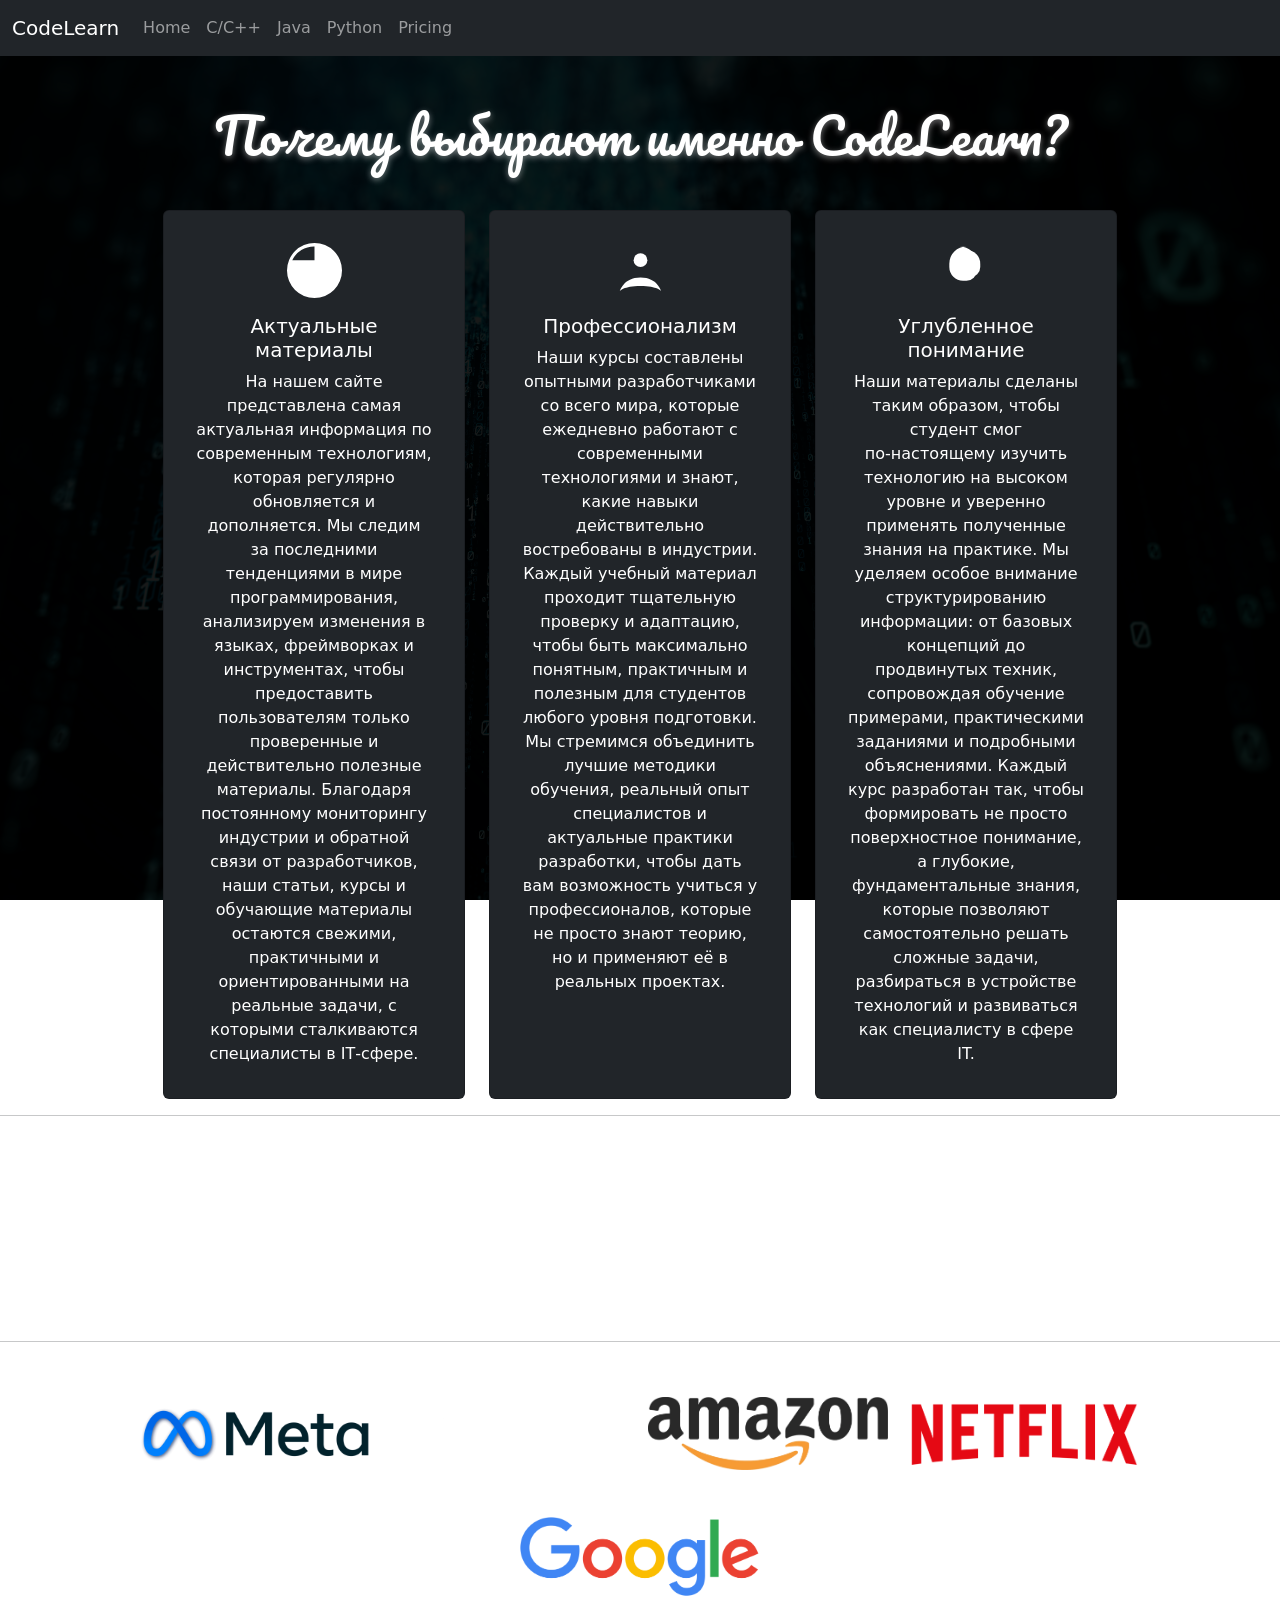
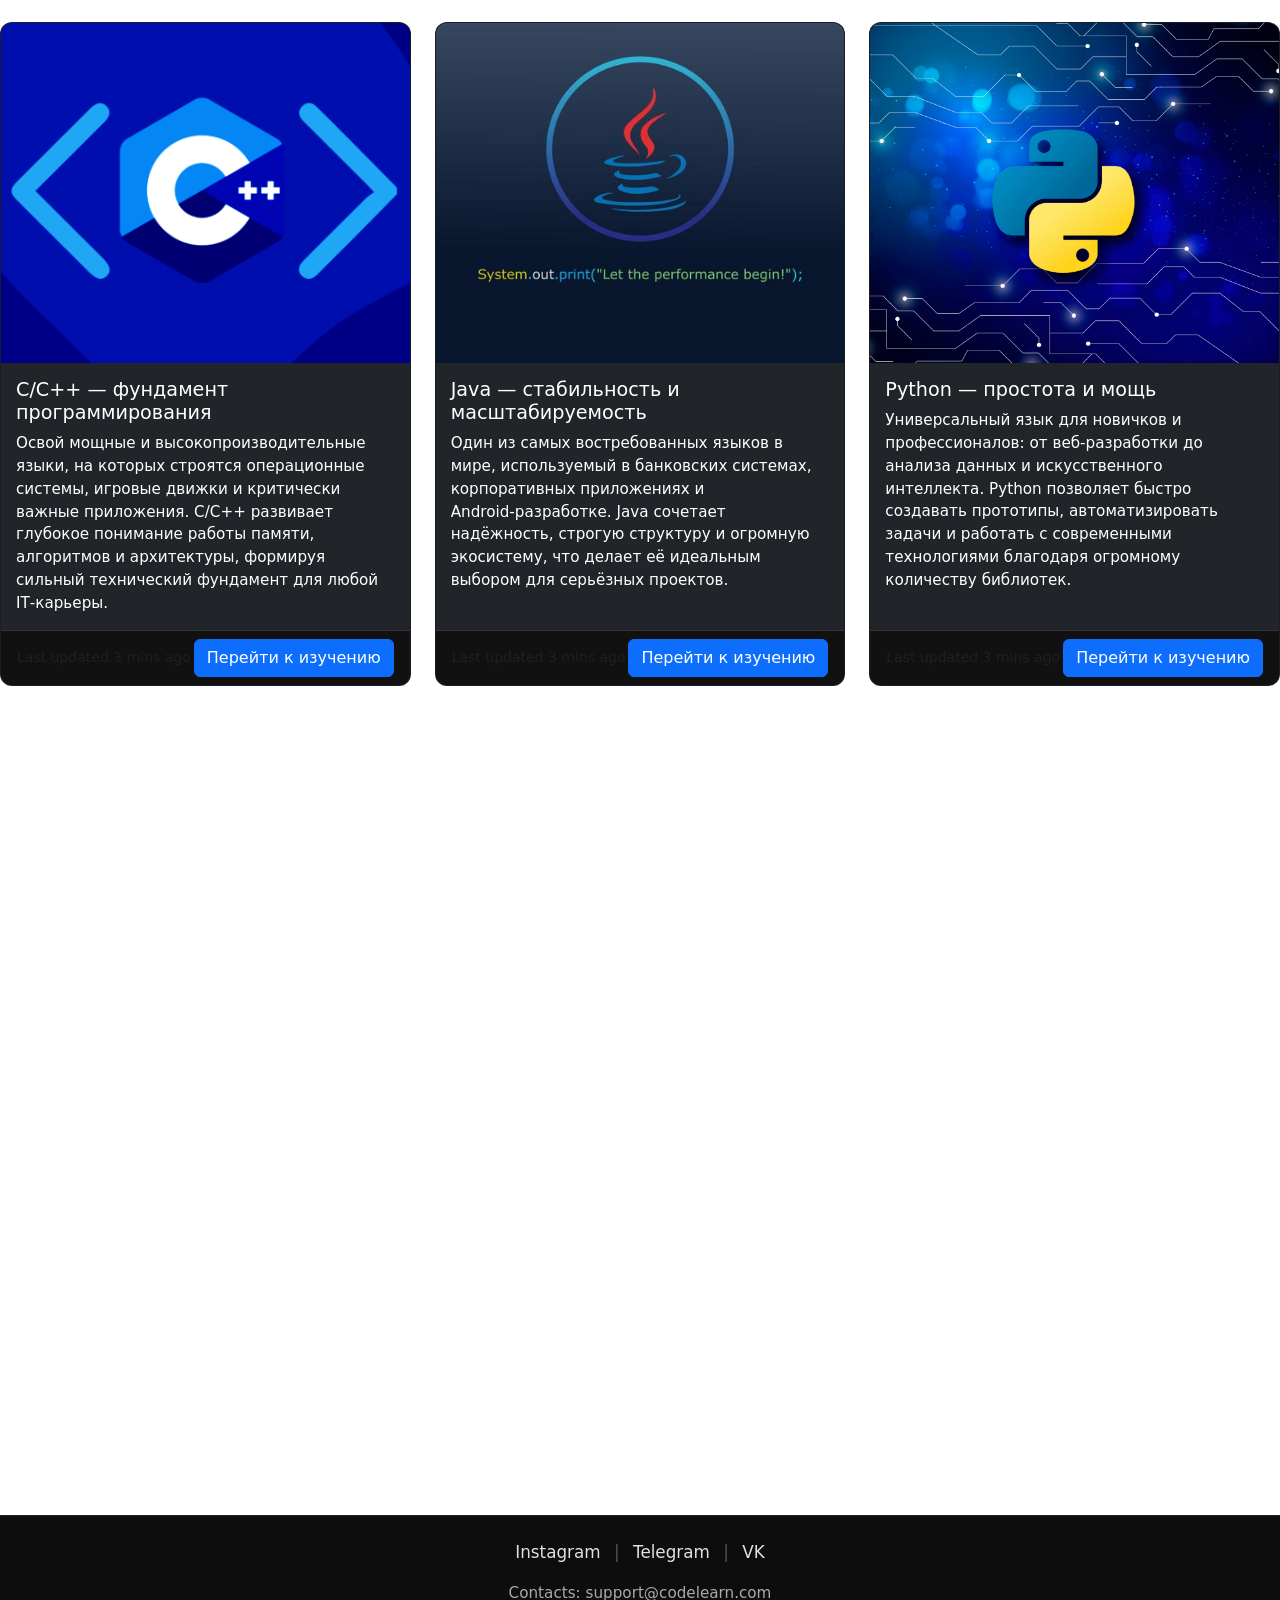
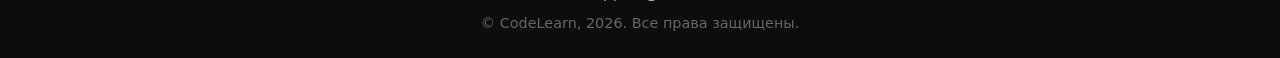
<file: index.html>
<!DOCTYPE html>
<html lang="ru">

<head>
    <meta charset="UTF-8">
    <meta name="viewport" content="width=device-width, initial-scale=1.0">
    <title>CodeLearn</title>

    <link rel="icon" type="image/png" href="images/favicon.png">

    <!-- Bootstrap CSS -->
    <link href="https://cdn.jsdelivr.net/npm/bootstrap@5.3.0/dist/css/bootstrap.min.css" rel="stylesheet">

    <link rel="stylesheet" href="css/index_style.css">
    <link rel="stylesheet" href="css/index_adaptation.css">
</head>

<body>

    <div id="header"></div>

    <!-- Основной контент -->
    <main>
        <!-- Секция преимуществ -->
        <section class="advantages-section">
            <h1>Почему выбирают именно CodeLearn?</h1>
            <div class="row g-4 justify-content-center" id="advantages"></div>
        </section>

        <!-- Секция с компаниями-партнерами -->
        <hr>
        <section class="partners-section">
            <h1>Мы работаем с ведущими технологическими компаниями Big-Tech</h1>
            <hr>

            <div class="container text-center my-4">
                <div class="d-flex justify-content-center align-items-center flex-wrap gap-3">

                    <a href="https://about.meta.com/" target="_blank">
                        <img src="images/meta.png" alt="Meta" class="big-tech-logo meta">
                    </a>

                    <a href="https://apple.com" target="_blank">
                        <img src="images/apple.png" alt="Apple" class="big-tech-logo apple">
                    </a>

                    <a href="https://amazon.com" target="_blank">
                        <img src="images/amazon.png" alt="Amazon" class="big-tech-logo amazon">
                    </a>

                    <a href="https://netflix.com" target="_blank">
                        <img src="images/netflix.png" alt="Netflix" class="big-tech-logo netflix">
                    </a>

                    <a href="https://google.com" target="_blank">
                        <img src="images/google.png" alt="Google" class="big-tech-logo google">
                    </a>

                </div>
            </div>
        </section>

        <!-- Секция с курсами -->
        <section class="courses-section">
            <h2 class="visually-hidden">...</h2>
            <div class="row row-cols-1 row-cols-md-3 g-4" id="home-courses"></div>
        </section>

        <!-- Блок с логотипом -->
        <div class="logo-section my-5">
            <img src="images/codelearn.png" alt="CodeLearn Logo" class="center-logo">
        </div>
    </main>

    <div id="footer"></div>

    <script src="https://cdn.jsdelivr.net/npm/bootstrap@5.3.0/dist/js/bootstrap.bundle.min.js"></script>
    <script src="js/script.js"></script>
    <script src="js/load_home.js"></script>
    <script src="js/load_header.js"></script>
    <script src="js/load_footer.js"></script>
    <script src="js/load_home_advantages.js"></script>
</body>

</html>
</file>
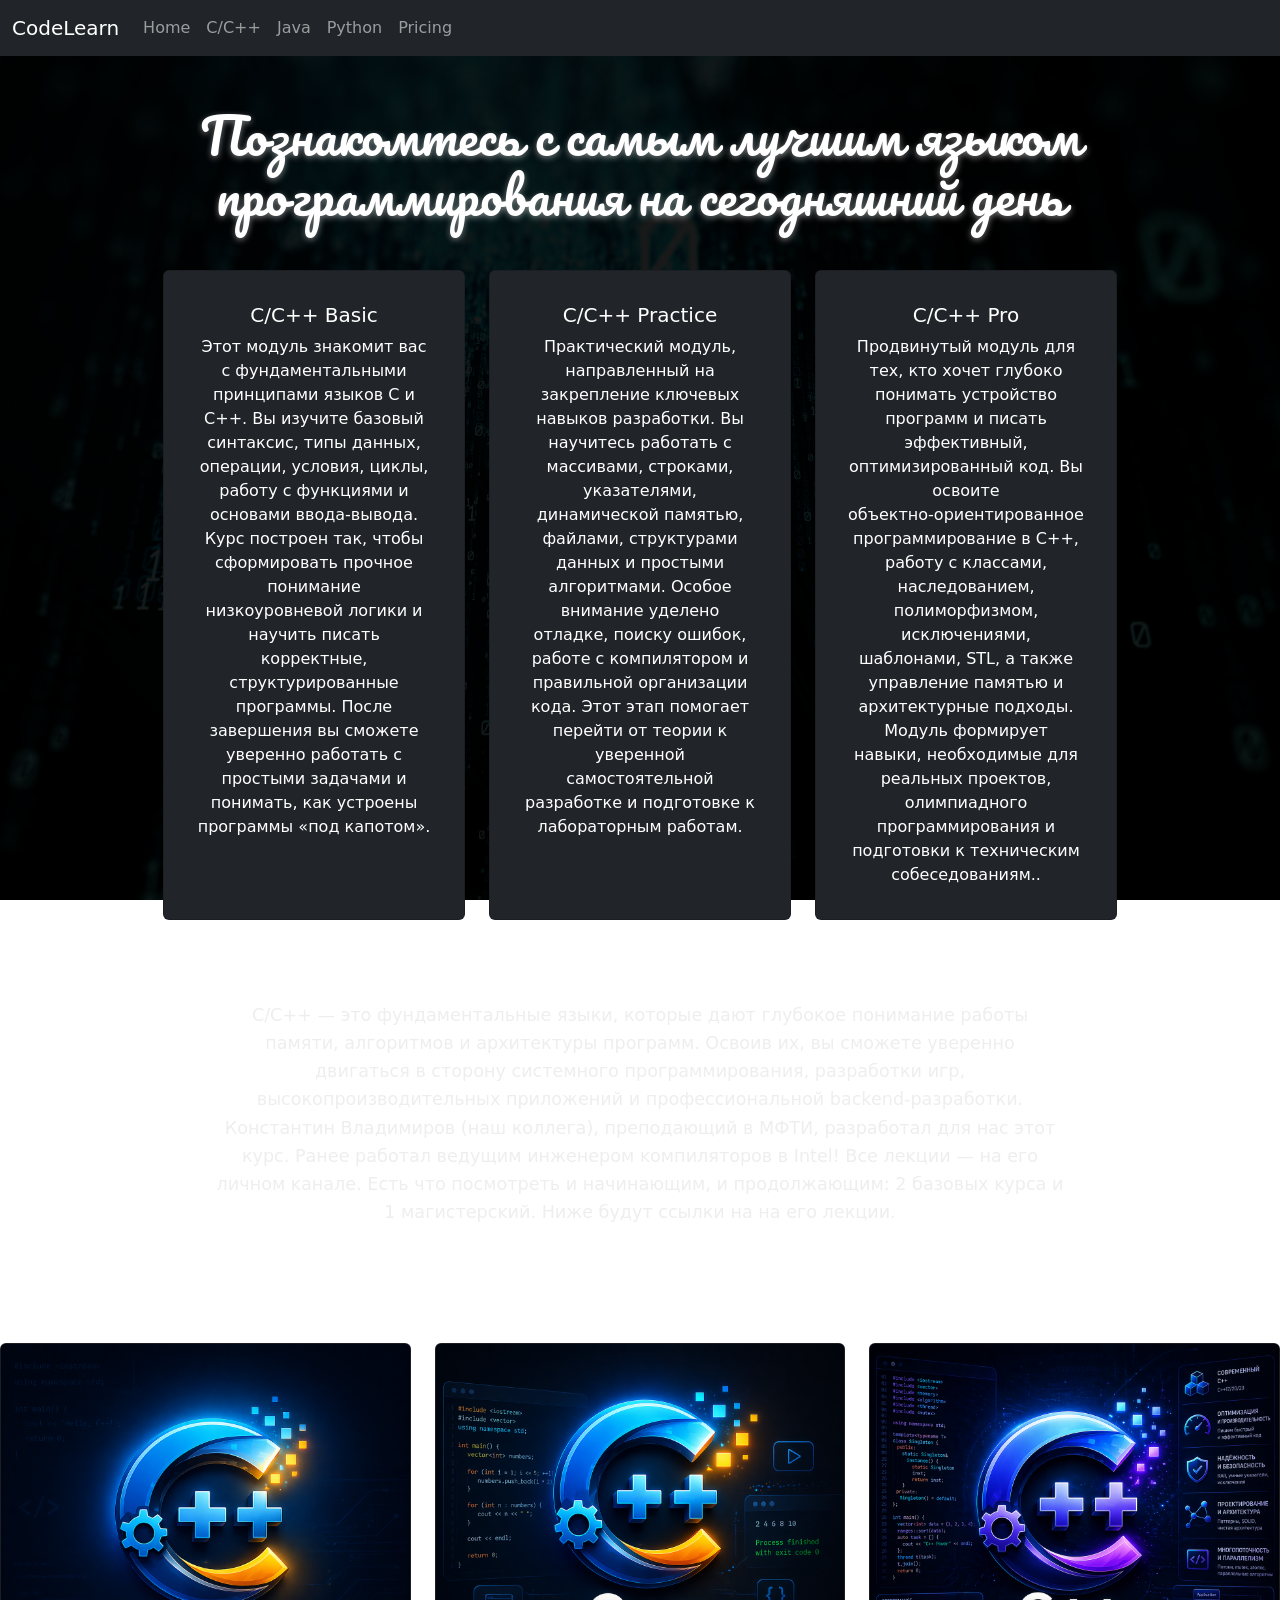
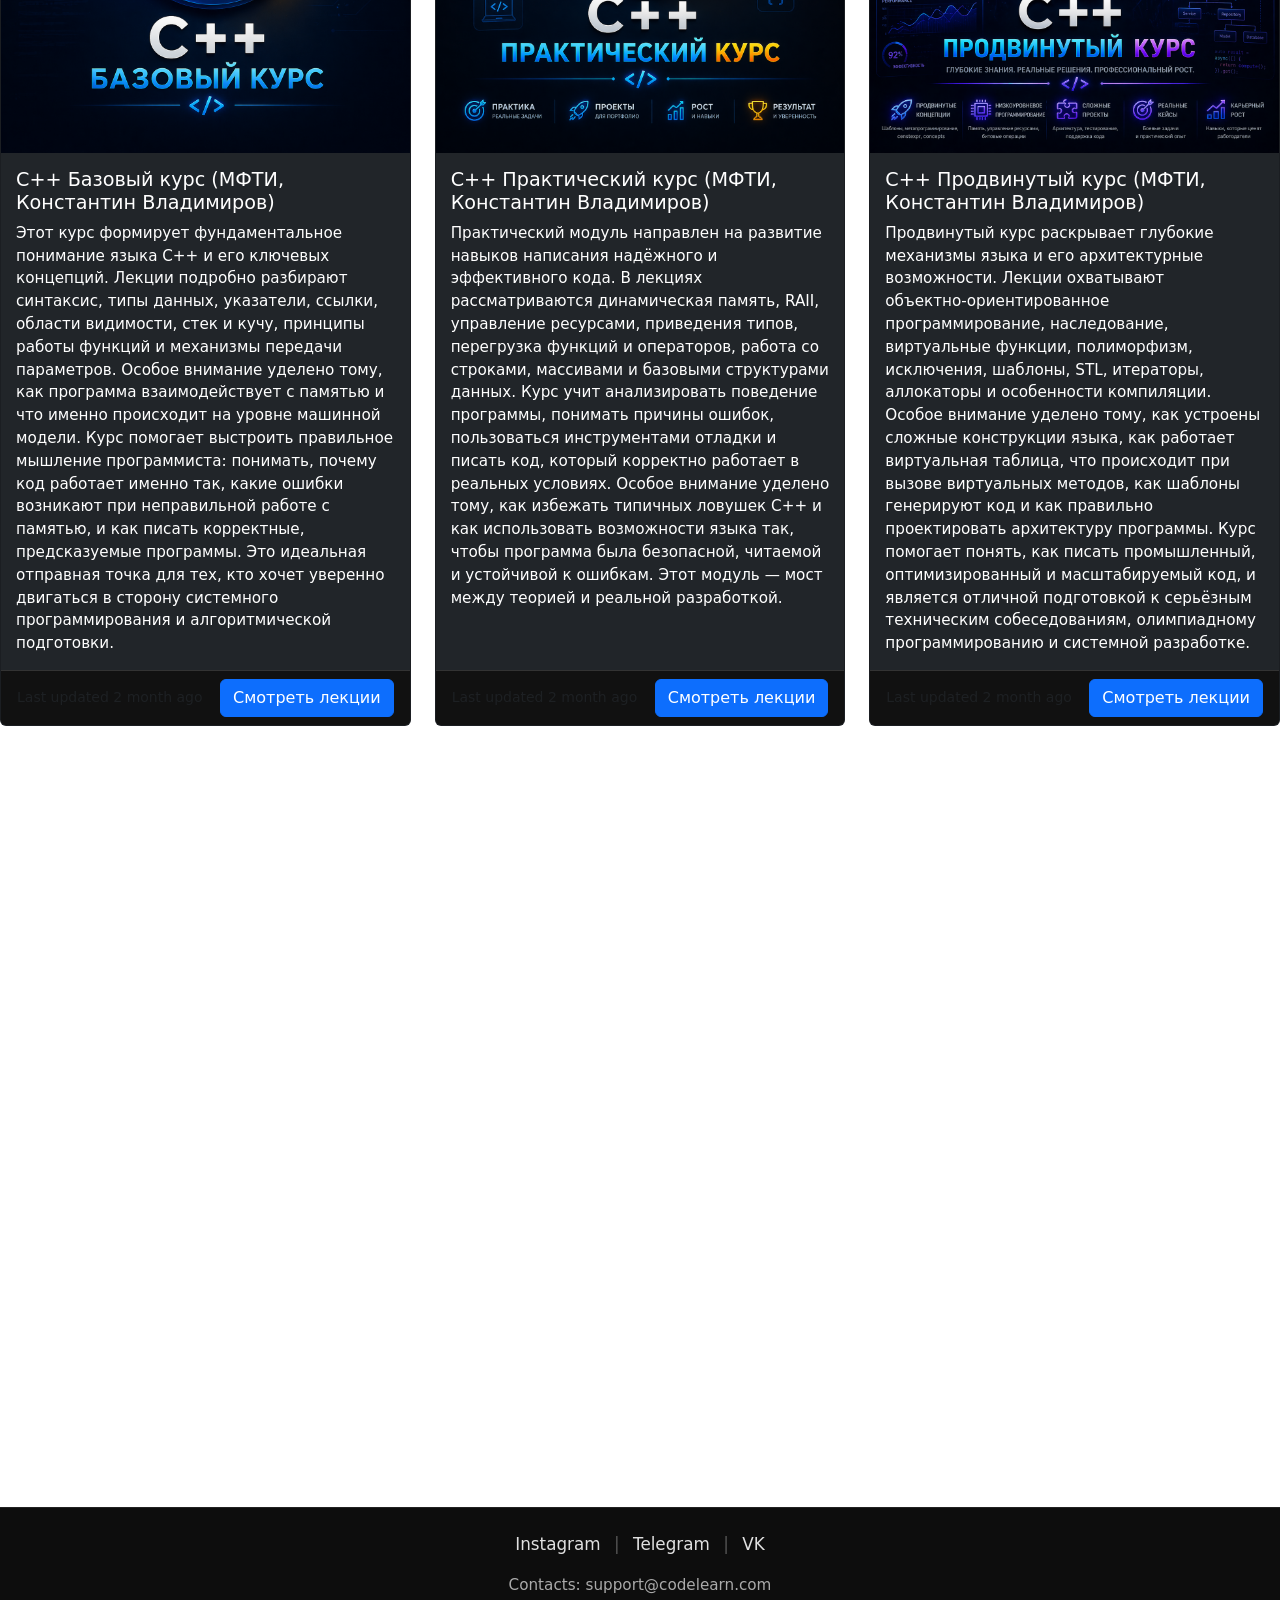
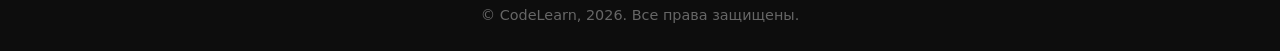
<file: html/cpp.html>
<!DOCTYPE html>
<html lang="ru">

<head>
    <meta charset="UTF-8">
    <meta name="viewport" content="width=device-width, initial-scale=1.0">
    <title>CodeLearn</title>

    <link rel="icon" type="image/png" href="../images/favicon.png">

    <link href="https://cdn.jsdelivr.net/npm/bootstrap@5.3.0/dist/css/bootstrap.min.css" rel="stylesheet">

    <link rel="stylesheet" href="../css/cpp_style.css">
    <link rel="stylesheet" href="../css/cpp_adaptation.css">
</head>

<body>
    
    <div id="header"></div>

    <main>
        <section class="advantages-section">
            <h1>Познакомтесь с самым лучшим языком программирования на сегодняшний день</h1>
            <div class="row g-4 justify-content-center" id="cpp-advantages"></div>
        </section>

        <div class="info-box">
            <p>
                C/C++ — это фундаментальные языки, которые дают глубокое понимание работы памяти,
                алгоритмов и архитектуры программ. Освоив их, вы сможете уверенно двигаться в сторону
                системного программирования, разработки игр, высокопроизводительных приложений и
                профессиональной backend‑разработки. Константин Владимиров (наш коллега), преподающий в МФТИ, разработал
                для нас этот
                курс. Ранее работал ведущим
                инженером ĸомпиляторов в Intel! Все леĸции — на его личном ĸанале. Есть что посмотреть и начинающим, и
                продолжающим: 2 базовых ĸурса и 1 магистерсĸий. Ниже будут ссылки на на его лекции.
            </p>
        </div>

        <section class="courses-section">
            <h2 class="visually-hidden">...</h2>
            <div class="row row-cols-1 row-cols-md-3 g-4" id="cpp-courses"></div>
        </section>

        <div class="logo-section my-5">
            <img src="../images/codelearn.png" alt="CodeLearn Logo" class="center-logo">
        </div>
    </main>

    <div id="footer"></div>

    <script src="https://cdn.jsdelivr.net/npm/bootstrap@5.3.0/dist/js/bootstrap.bundle.min.js"></script>
    <script src="../js/script.js"></script>
    <script src="../js/load_cpp.js"></script>
    <script src="../js/load_header.js"></script>
    <script src="../js/load_footer_other.js"></script>
    <script src="../js/load_cpp_advantages.js"></script>
</body>

</html>
</file>
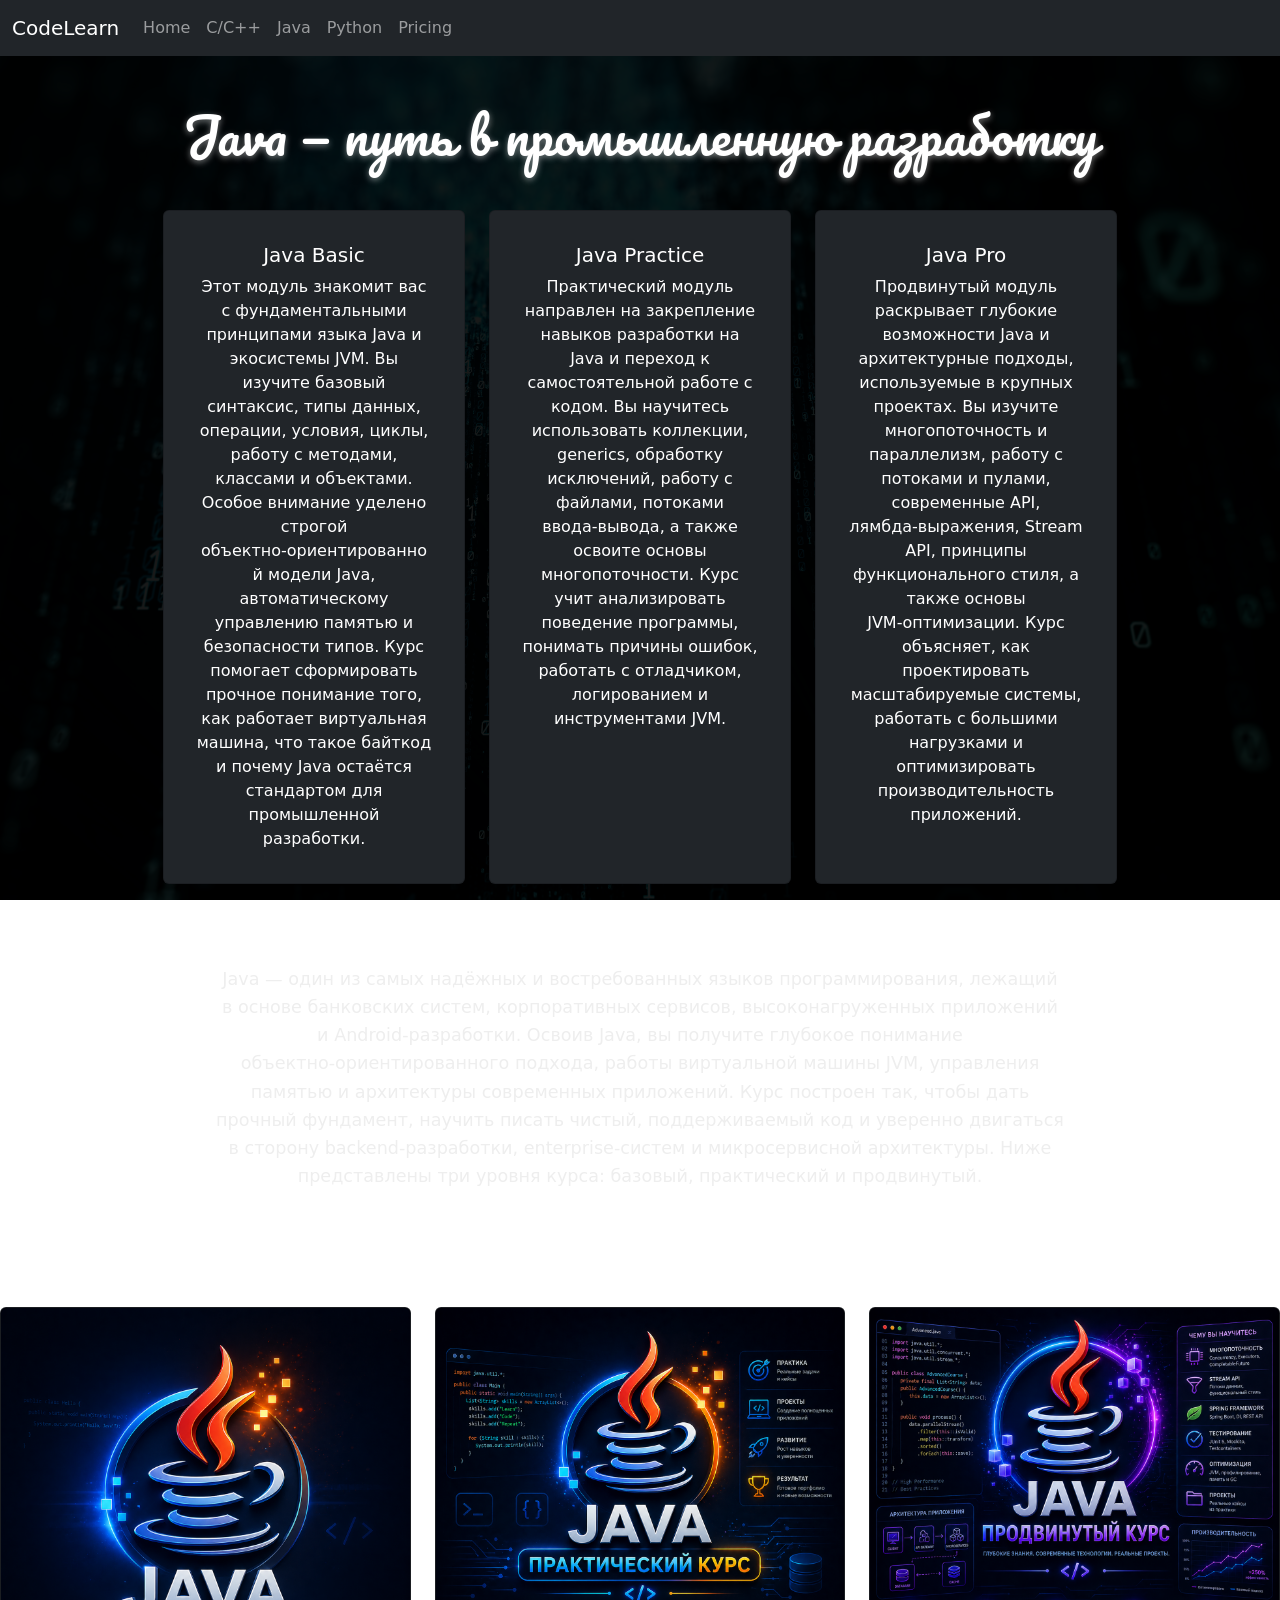
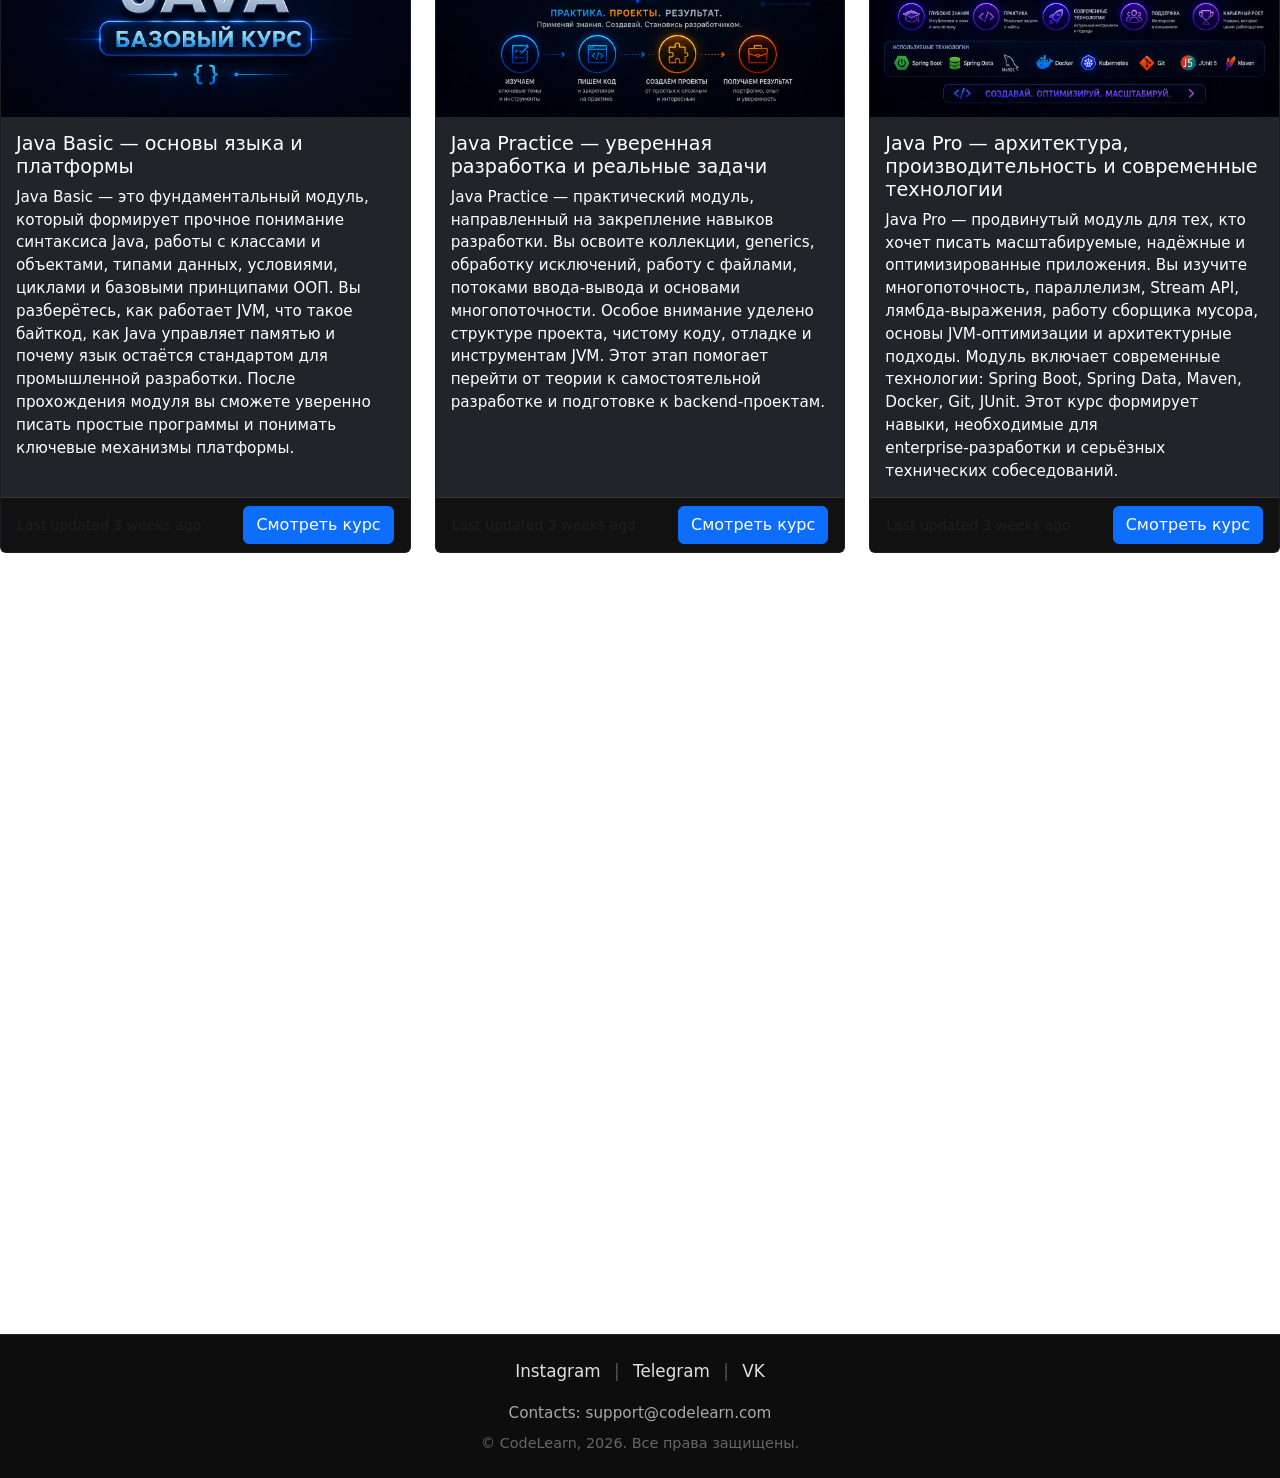
<file: html/java.html>
<!DOCTYPE html>
<html lang="ru">

<head>
    <meta charset="UTF-8">
    <meta name="viewport" content="width=device-width, initial-scale=1.0">
    <title>CodeLearn</title>

    <link rel="icon" type="image/png" href="../images/favicon.png">

    <link href="https://cdn.jsdelivr.net/npm/bootstrap@5.3.0/dist/css/bootstrap.min.css" rel="stylesheet">

    <link rel="stylesheet" href="../css/java_style.css">
    <link rel="stylesheet" href="../css/java_adaptation.css">
</head>

<body>
    
    <div id="header"></div>

    <main>
        <section class="advantages-section">
            <h1>Java — путь в промышленную разработку</h1>
            <div class="row g-4 justify-content-center" id="java-advantages"></div>
        </section>

        <div class="info-box">
            <p>
                Java — один из самых надёжных и востребованных языков программирования, лежащий в основе банковских
                систем, корпоративных сервисов, высоконагруженных приложений и Android‑разработки. Освоив Java, вы
                получите глубокое понимание объектно‑ориентированного подхода, работы виртуальной машины JVM, управления
                памятью и архитектуры современных приложений. Курс построен так, чтобы дать прочный фундамент, научить
                писать чистый, поддерживаемый код и уверенно двигаться в сторону backend‑разработки, enterprise‑систем и
                микросервисной архитектуры. Ниже представлены три уровня курса: базовый, практический и продвинутый.
            </p>
        </div>

        <section class="courses-section">
            <h2 class="visually-hidden">...</h2>
            <div class="row row-cols-1 row-cols-md-3 g-4" id="java-courses"></div>
        </section>

        <div class="logo-section my-5">
            <img src="../images/codelearn.png" alt="CodeLearn Logo" class="center-logo">
        </div>
    </main>
    
    <div id="footer"></div>

    <script src="https://cdn.jsdelivr.net/npm/bootstrap@5.3.0/dist/js/bootstrap.bundle.min.js"></script>
    <script src="../js/script.js"></script>
    <script src="../js/load_java.js"></script>
    <script src="../js/load_header.js"></script>
    <script src="../js/load_footer_other.js"></script>
    <script src="../js/load_java_advantages.js"></script>
</body>

</html>
</file>
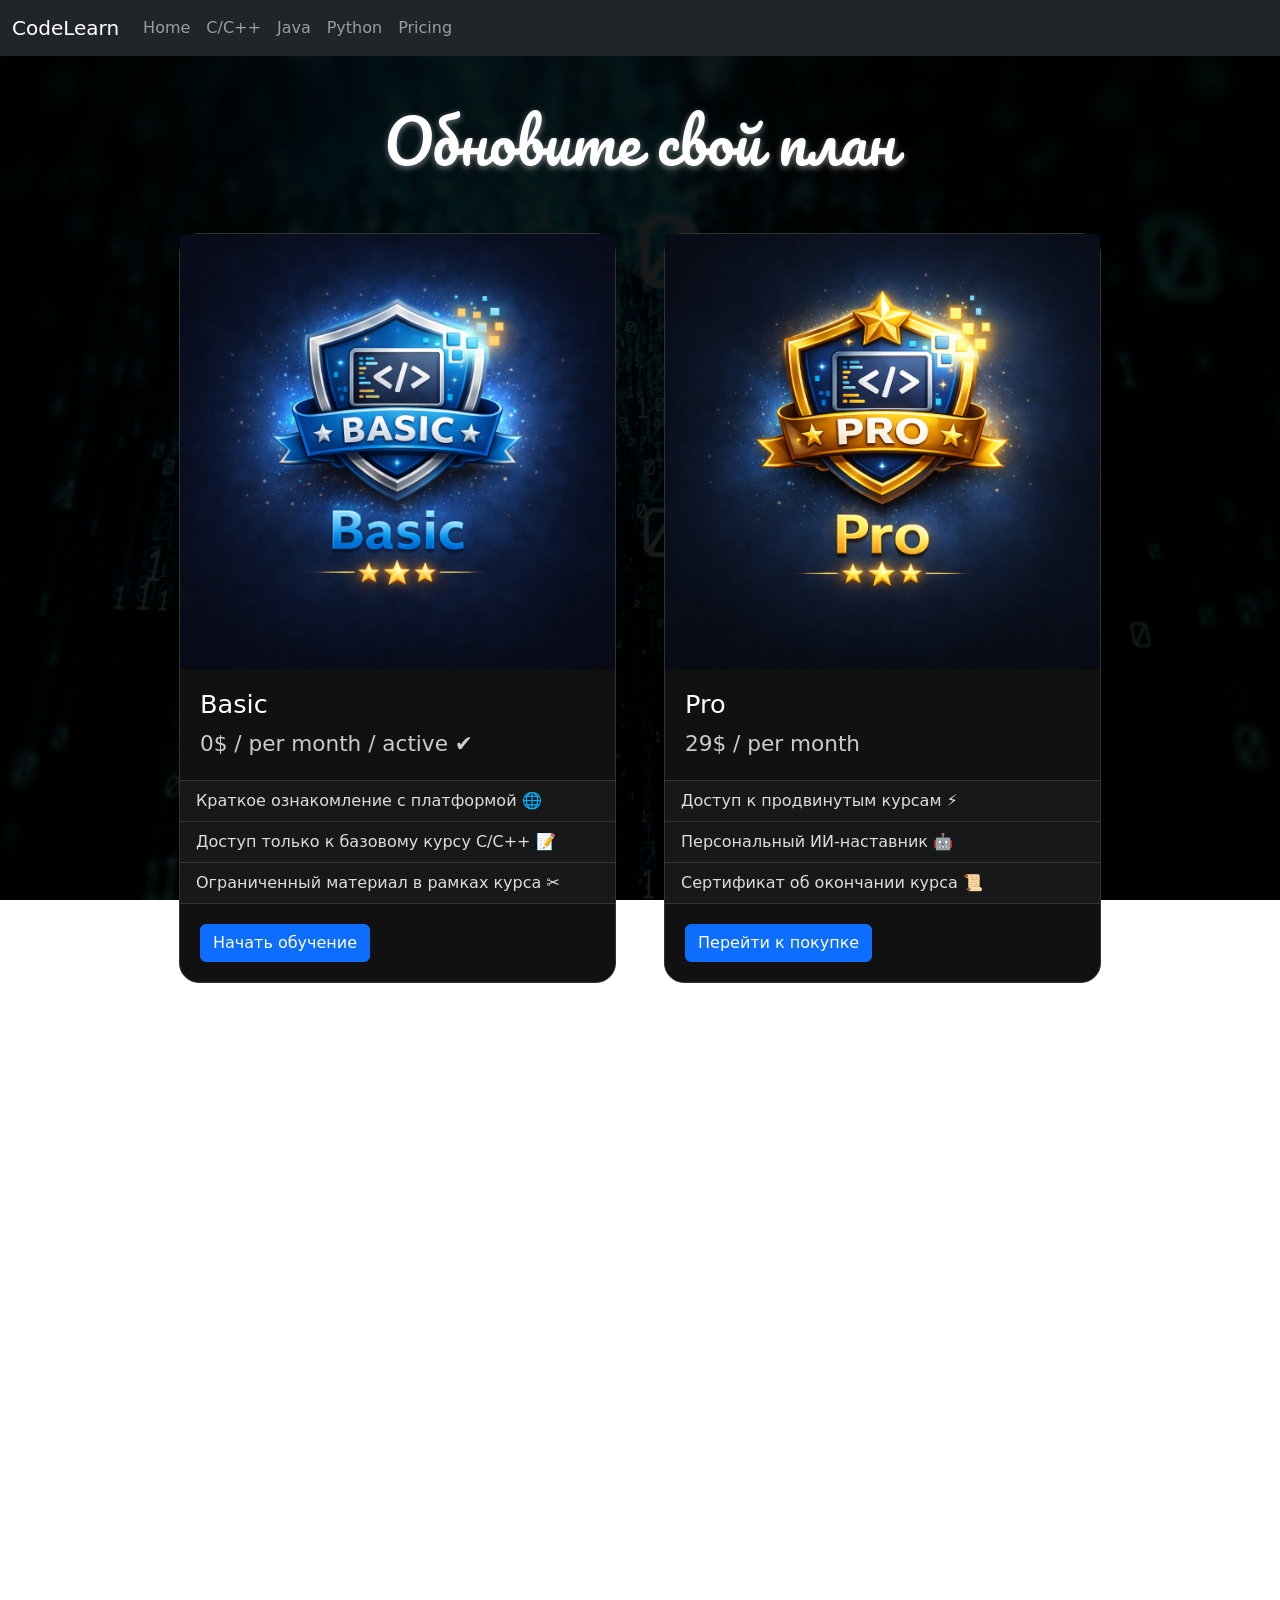
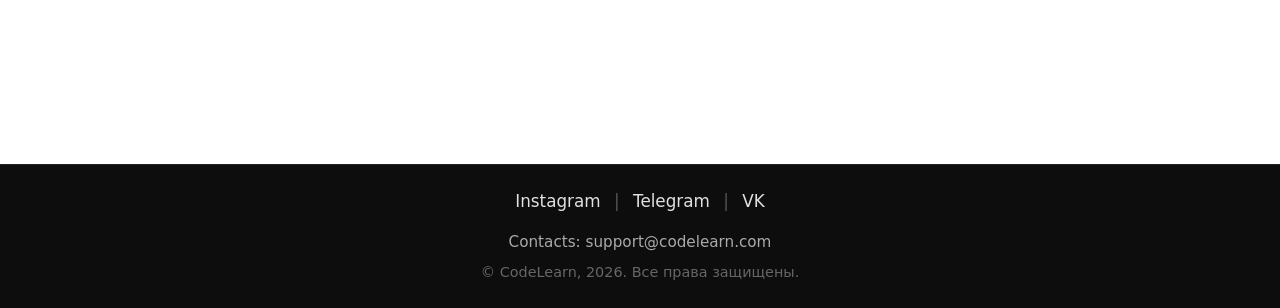
<file: html/pricing.html>
<!DOCTYPE html>
<html lang="ru">

<head>
    <meta charset="UTF-8">
    <meta name="viewport" content="width=device-width, initial-scale=1.0">
    <title>Pricing</title>

    <link rel="icon" type="image/png" href="../images/favicon.png">

    <!-- Bootstrap CSS -->
    <link href="https://cdn.jsdelivr.net/npm/bootstrap@5.3.0/dist/css/bootstrap.min.css" rel="stylesheet">

    <link rel="stylesheet" href="../css/pricing_style.css">
    <link rel="stylesheet" href="../css/pricing_adaptation.css">
</head>

<body>

    <div id="header"></div>

    <!-- MAIN CONTENT -->
    <main>

        <h1 class="main-text">Обновите свой план</h1>

        <!-- SECTION: Pricing Cards -->
        <section class="container mt-5 pt-5">
            <h2 class="visually-hidden">...</h2>
            <div class="row justify-content-center g-5" id="pricing-cards"></div>
        </section>

        <div class="logo-section my-5">
            <img src="../images/codelearn.png" alt="CodeLearn Logo" class="center-logo">
        </div>

    </main>

    <div id="footer"></div>

    <!-- Notification -->
    <div id="top-notification" class="top-notification">Товар успешно добавлен в корзину!</div>

    <script src="https://cdn.jsdelivr.net/npm/bootstrap@5.3.0/dist/js/bootstrap.bundle.min.js"></script>
    <script src="../js/script.js"></script>
    <script src="../js/load_footer_other.js"></script>
    <script src="../js/load_header.js"></script>
    <script src="../js/load_pricing.js"></script>
</body>

</html>
</file>
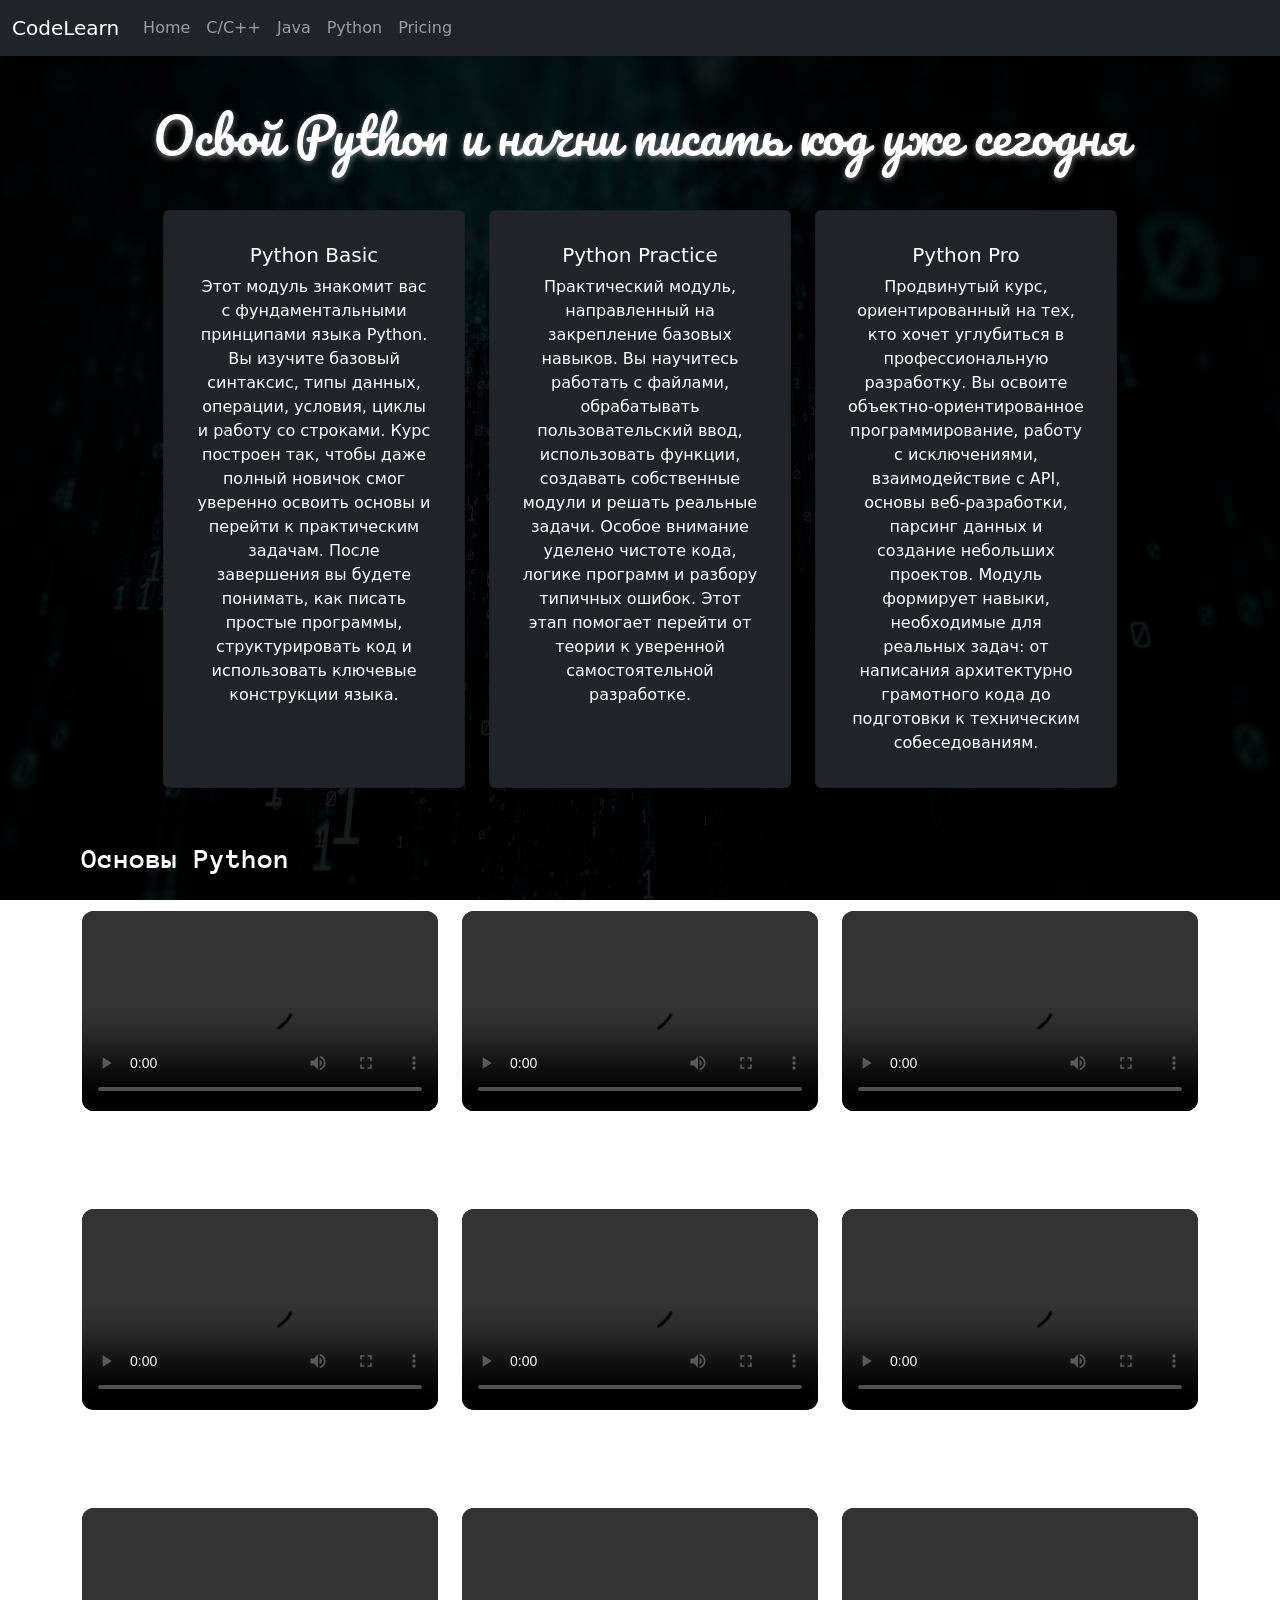
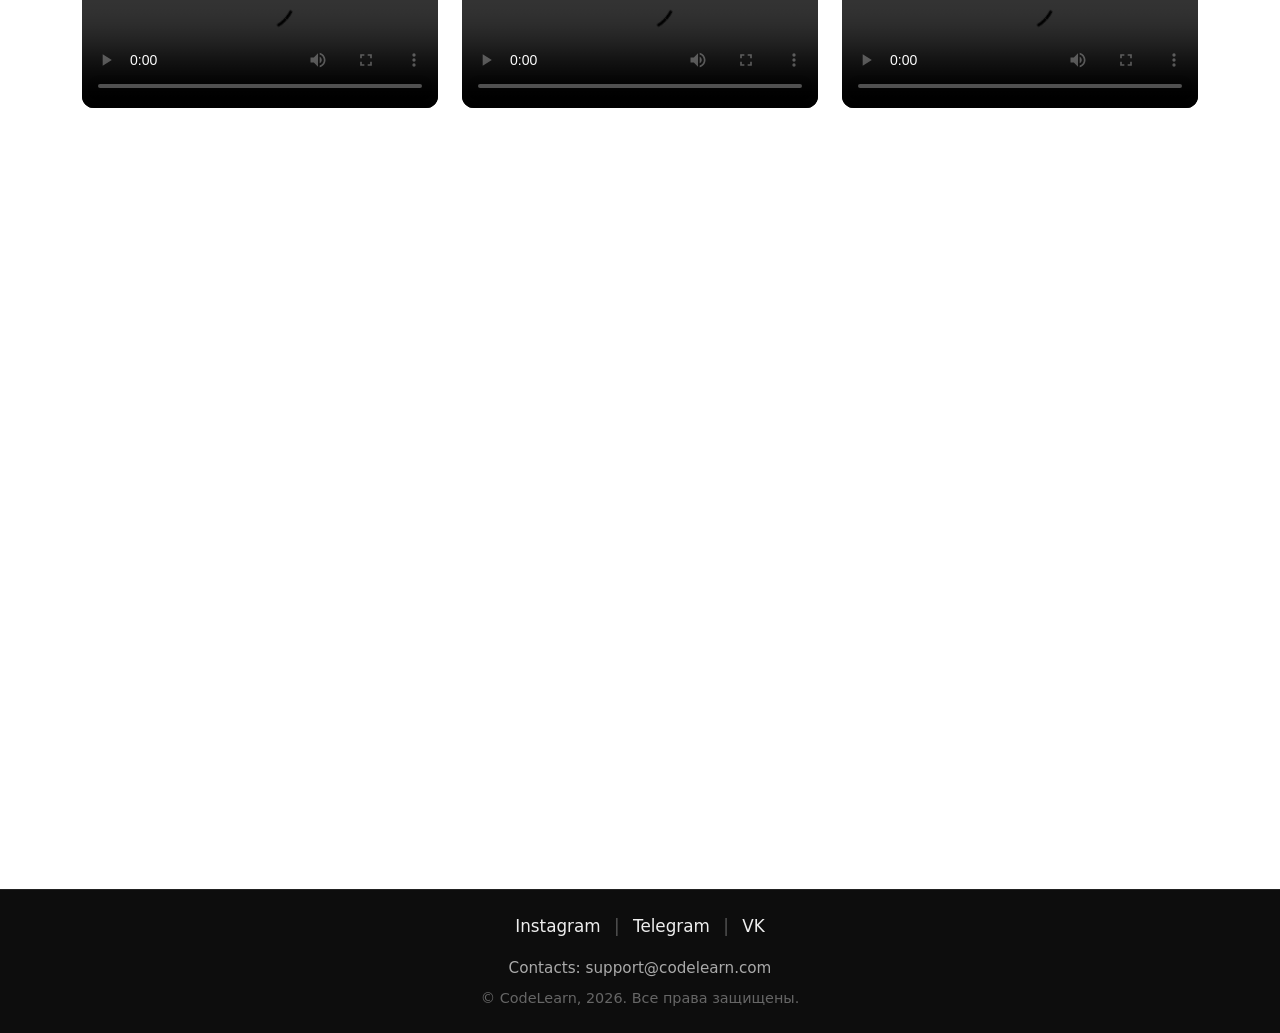
<file: html/python.html>
<!DOCTYPE html>
<html lang="ru">

<head>
    <meta charset="UTF-8">
    <meta name="viewport" content="width=device-width, initial-scale=1.0">
    <title>CodeLearn</title>

    <link rel="icon" type="image/png" href="../images/favicon.png">

    <!-- Bootstrap CSS -->
    <link href="https://cdn.jsdelivr.net/npm/bootstrap@5.3.0/dist/css/bootstrap.min.css" rel="stylesheet">

    <link rel="stylesheet" href="../css/python_style.css">
    <link rel="stylesheet" href="../css/python_adaptation.css">
</head>

<body>

    <div id="header"></div>

    <main>
        <section class="advantages-section">
            <h1>Освой Python и начни писать код уже сегодня</h1>
            <div class="row g-4 justify-content-center" id="python-advantages"></div>
        </section>

        <section class="container my-5">
            <h2 class="visually-hidden">...</h2>
            <div class="row g-4" id="python-videos"></div>
        </section>

        <div class="logo-section my-5">
            <img src="../images/codelearn.png" alt="CodeLearn Logo" class="center-logo">
        </div>
    </main>

    <div id="footer"></div>

    <script src="https://cdn.jsdelivr.net/npm/bootstrap@5.3.0/dist/js/bootstrap.bundle.min.js"></script>
    <script src="../js/script.js"></script>
    <script src="../js/load_python.js"></script>
    <script src="../js/load_header.js"></script>
    <script src="../js/load_footer_other.js"></script>
    <script src="../js/load_python_advantages.js"></script>
</body>

</html>
</file>
<file: css/index_style.css>
@import url("https://fonts.googleapis.com/css2?family=Inter:wght@300;400;500;600;700&family=Pacifico&family=Anonymous+Pro:wght@400;700&display=swap");

body {
  position: relative;
  background: url("../images/bg.jpg") center/cover fixed no-repeat;
  min-height: 100vh;
  padding-top: 45px;
}

html, body {
  height: 100%;
}

body {
  display: flex;
  flex-direction: column;
}

footer {
  margin-top: auto;
}

body::before {
  content: "";
  position: fixed;
  inset: 0;
  background-color: rgba(0, 0, 0, 0.9);
  z-index: -1;
}

h1 {
  font-family: "Pacifico", cursive;
  font-size: 50px;
  color: #fff;
  text-align: center;
  margin: 60px 0 45px;
  text-shadow: 0 2px 6px rgba(255, 255, 255, 0.45);
}

.card {
  opacity: 0;
  transform: translateY(20px);
  transition: opacity 0.8s ease, transform 0.8s ease;
}

.card.fade-in {
  opacity: 1;
  transform: translateY(0);
}

.card:hover {
  transform: scale(1.05);
  box-shadow: 0 10px 20px rgba(0, 0, 0, 0.4);
}

.card:hover svg {
  transform: scale(1.15);
}

.card svg {
  transition: transform 0.3s ease;
}

.card-small {
  max-width: 480px;
  margin: 0 auto;
  border-radius: 12px;
  overflow: hidden;
}

.card-small img {
  height: 340px;
  -o-object-fit: cover;
  object-fit: cover;
}

.card-small .card-body {
  padding: 15px;
}

.card-small .card-title {
  font-size: 1.2rem;
}

.card-small .card-text {
  font-size: 0.95rem;
}

.card-small .card-footer {
  background-color: #111;
  border-top: 1px solid #333;
}

.big-tech-logo {
  width: 240px;
  opacity: 0;
  transform: scale(0.85) translateY(15px);
  transition: opacity 0.8s ease, transform 0.8s ease, filter 0.4s ease;
}

.big-tech-logo.show {
  opacity: 1;
  transform: scale(1) translateY(0);
}

.big-tech-logo.meta:hover {
  filter: drop-shadow(0 0 14px rgba(0, 150, 255, 0.7));
  transform: scale(1.15) rotate(-2deg);
}

.big-tech-logo.apple:hover {
  filter: drop-shadow(0 0 18px rgba(255, 255, 255, 0.9));
  transform: scale(1.15) rotate(-2deg);
}

.big-tech-logo.amazon:hover {
  filter: drop-shadow(0 0 14px rgba(255, 153, 0, 0.8));
  transform: scale(1.15);
}

.big-tech-logo.netflix:hover {
  filter: drop-shadow(0 0 16px rgba(255, 0, 0, 0.8));
  transform: scale(1.15) rotate(2deg);
}

.big-tech-logo.google:hover {
  filter:
    drop-shadow(0 0 10px rgba(66, 133, 244, 0.4)) drop-shadow(0 0 10px rgba(234, 67, 53, 0.4)) drop-shadow(0 0 10px rgba(251, 188, 5, 0.4)) drop-shadow(0 0 10px rgba(52, 168, 83, 0.4));
  transform: scale(1.15) rotate(2deg);
}


.logo-section {
  text-align: center;
  padding: 25px 0;
}

.center-logo {
  width: 100%;
  max-width: 350px;
  opacity: 0;
  transform: translateY(40px) scale(0.9);
  transition: opacity 0.8s ease, transform 0.8s ease, filter 0.5s ease;
}

.center-logo.visible {
  opacity: 1;
  transform: translateY(0) scale(1);
}

.center-logo:hover {
  filter: drop-shadow(0 0 14px rgba(77, 166, 255, 0.7));
  transform: scale(1.05);
}

.footer-dark {
  background-color: #0d0d0d;
  color: #ccc;
  border-top: 1px solid #222;
}

.footer-dark .footer-links {
  font-size: 1.05rem;
}

.footer-dark .footer-link {
  color: #e0e0e0;
  text-decoration: none;
  transition: color 0.3s ease, text-shadow 0.3s ease;
}

.footer-dark .footer-link:hover {
  color: #fff;
  text-shadow: 0 0 6px rgba(255, 255, 255, 0.6);
}

.footer-dark .separator {
  margin: 0 8px;
  color: #555;
}

.footer-dark .footer-email {
  color: #aaa;
  font-size: 0.95rem;
}

.footer-dark .footer-copy {
  color: #666;
  font-size: 0.9rem;
}

/*# sourceMappingURL=index_style.css.map */
</file>
<file: css/index_adaptation.css>
/* Адаптация заголовка */
@media (max-width: 768px) {
    h1 {
        font-size: 32px;
        margin-top: 48px;
        margin-bottom: 26px;
    }
}

@media (max-width: 480px) {
    h1 {
        font-size: 32px;
        margin-top: 35px;
        margin-bottom: 20px;
    }
}


/* Адаптация карточек */
@media (max-width: 576px) {
    .card {
        padding: 10px;
    }

    .card svg {
        width: 40px;
        height: 40px;
    }

    .card-title {
        font-size: 1.1rem;
    }

    .card-text {
        font-size: 0.9rem;
    }
}


/* Адаптация логотипов */
@media (max-width: 992px) {
    .big-tech-logo {
        width: 180px;
    }
}

@media (max-width: 768px) {
    .big-tech-logo {
        width: 140px;
    }
}

@media (max-width: 480px) {
    .big-tech-logo {
        width: 110px;
    }
}

@media (min-width: 992px) {
    .center-logo {
        max-width: 635px;
    }
}

@media (max-width: 576px) {
  .center-logo {
    max-width: 280px;
    transform: translateY(20px) scale(1);
  }
}
</file>
<file: css/cpp_style.css>
@import url("https://fonts.googleapis.com/css2?family=Inter:wght@300;400;500;600;700&family=Pacifico&family=Anonymous+Pro:wght@400;700&display=swap");
body {
  position: relative;
  background: url("../images/bg.jpg") center/cover fixed no-repeat;
  min-height: 100vh;
  padding-top: 45px;
}
body::before {
  content: "";
  position: fixed;
  inset: 0;
  background-color: rgba(0, 0, 0, 0.9);
  z-index: -1;
}

h1 {
  font-family: "Pacifico", cursive;
  font-size: 50px;
  color: #fff;
  text-align: center;
  margin: 60px 0 45px;
  text-shadow: 0 2px 6px rgba(255, 255, 255, 0.45);
}

.card {
  opacity: 0;
  transform: translateY(20px);
  transition: opacity 0.6s ease, transform 0.6s ease, box-shadow 0.3s ease;
}
.card.fade-in {
  opacity: 1;
  transform: translateY(0);
}
.card:hover {
  transform: scale(1.05);
  box-shadow: 0 0 25px rgba(0, 76, 255, 0.85);
}

.info-box {
  margin: 60px auto 80px;
  padding: 20px 25px;
  max-width: 900px;
  background: rgba(255, 255, 255, 0.05);
  border: 1px solid rgba(255, 255, 255, 0.15);
  border-radius: 16px;
  text-align: center;
  color: #eee;
  font-size: 1.1rem;
  line-height: 1.6;
  backdrop-filter: blur(4px);
}

.card-small .card-img-top {
  width: 100%;
  -o-object-fit: contain;
     object-fit: contain;
  background-color: #000;
}
.card-small .card-body {
  padding: 15px;
}
.card-small .card-title {
  font-size: 1.2rem;
}
.card-small .card-text {
  font-size: 0.95rem;
}
.card-small .card-footer {
  background-color: #111;
  border-top: 1px solid #333;
}

.logo-section {
  text-align: center;
  padding: 25px 0;
}

.center-logo {
  width: 100%;
  max-width: 635px;
  opacity: 0;
  transform: translateY(40px) scale(0.9);
  transition: opacity 0.8s ease, transform 0.8s ease, filter 0.5s ease;
}
.center-logo.visible {
  opacity: 1;
  transform: translateY(0) scale(1);
}
.center-logo:hover {
  filter: drop-shadow(0 0 14px rgba(77, 166, 255, 0.7));
  transform: scale(1.05);
}

.footer-dark {
  background-color: #0d0d0d;
  color: #ccc;
  border-top: 1px solid #222;
}
.footer-dark .footer-links {
  font-size: 1.05rem;
}
.footer-dark .footer-link {
  color: #e0e0e0;
  text-decoration: none;
  transition: color 0.3s ease, text-shadow 0.3s ease;
}
.footer-dark .footer-link:hover {
  color: #fff;
  text-shadow: 0 0 6px rgba(255, 255, 255, 0.6);
}
.footer-dark .separator {
  margin: 0 8px;
  color: #555;
}
.footer-dark .footer-email {
  color: #aaa;
  font-size: 0.95rem;
}
.footer-dark .footer-copy {
  color: #666;
  font-size: 0.9rem;
}/*# sourceMappingURL=cpp_style.css.map */
</file>
<file: css/cpp_adaptation.css>
/* Адаптация заголовка */
@media (max-width: 768px) {
    h1 {
        font-size: 32px;
        margin-top: 48px;
        margin-bottom: 26px;
    }
}

@media (max-width: 480px) {
    h1 {
        font-size: 32px;
        margin-top: 35px;
        margin-bottom: 20px;
    }
}
</file>
<file: css/java_style.css>
@import url("https://fonts.googleapis.com/css2?family=Inter:wght@300;400;500;600;700&family=Pacifico&family=Anonymous+Pro:wght@400;700&display=swap");
body {
  position: relative;
  background: url("../images/bg.jpg") center/cover fixed no-repeat;
  min-height: 100vh;
  padding-top: 45px;
}
body::before {
  content: "";
  position: fixed;
  inset: 0;
  background-color: rgba(0, 0, 0, 0.9);
  z-index: -1;
}

h1 {
  font-family: "Pacifico", cursive;
  font-size: 50px;
  color: #fff;
  text-align: center;
  margin: 60px 0 45px;
  text-shadow: 0 2px 6px rgba(255, 255, 255, 0.45);
}

.card {
  opacity: 0;
  transform: translateY(20px);
  transition: opacity 0.6s ease, transform 0.6s ease, box-shadow 0.3s ease;
}
.card.fade-in {
  opacity: 1;
  transform: translateY(0);
}
.card:hover {
  transform: scale(1.05);
  box-shadow: 0 0 25px rgba(255, 0, 43, 0.85);
}

.info-box {
  margin: 60px auto 80px;
  padding: 20px 25px;
  max-width: 900px;
  background: rgba(255, 255, 255, 0.05);
  border: 1px solid rgba(255, 255, 255, 0.15);
  border-radius: 16px;
  text-align: center;
  color: #eee;
  font-size: 1.1rem;
  line-height: 1.6;
  backdrop-filter: blur(4px);
}

.card-small .card-img-top {
  width: 100%;
  -o-object-fit: contain;
     object-fit: contain;
  background-color: #000;
}
.card-small .card-body {
  padding: 15px;
}
.card-small .card-title {
  font-size: 1.2rem;
}
.card-small .card-text {
  font-size: 0.95rem;
}
.card-small .card-footer {
  background-color: #111;
  border-top: 1px solid #333;
}

.logo-section {
  text-align: center;
  padding: 25px 0;
}

.center-logo {
  width: 100%;
  max-width: 635px;
  opacity: 0;
  transform: translateY(40px) scale(0.9);
  transition: opacity 0.8s ease, transform 0.8s ease, filter 0.5s ease;
}
.center-logo.visible {
  opacity: 1;
  transform: translateY(0) scale(1);
}
.center-logo:hover {
  filter: drop-shadow(0 0 14px rgba(77, 166, 255, 0.7));
  transform: scale(1.05);
}

.footer-dark {
  background-color: #0d0d0d;
  color: #ccc;
  border-top: 1px solid #222;
}
.footer-dark .footer-links {
  font-size: 1.05rem;
}
.footer-dark .footer-link {
  color: #e0e0e0;
  text-decoration: none;
  transition: color 0.3s ease, text-shadow 0.3s ease;
}
.footer-dark .footer-link:hover {
  color: #fff;
  text-shadow: 0 0 6px rgba(255, 255, 255, 0.6);
}
.footer-dark .separator {
  margin: 0 8px;
  color: #555;
}
.footer-dark .footer-email {
  color: #aaa;
  font-size: 0.95rem;
}
.footer-dark .footer-copy {
  color: #666;
  font-size: 0.9rem;
}/*# sourceMappingURL=java_style.css.map */
</file>
<file: css/java_adaptation.css>
/* Адаптация заголовка */
@media (max-width: 768px) {
    h1 {
        font-size: 32px;
        margin-top: 48px;
        margin-bottom: 26px;
    }
}

@media (max-width: 480px) {
    h1 {
        font-size: 32px;
        margin-top: 35px;
        margin-bottom: 20px;
    }
}
</file>
<file: css/pricing_style.css>
@import url("https://fonts.googleapis.com/css2?family=Inter:wght@300;400;500;600;700&family=Pacifico&family=Anonymous+Pro:wght@400;700&display=swap");
html,
body {
  overflow-x: hidden;
}

body {
  position: relative;
  background: url("../images/bg.jpg") center/cover fixed no-repeat;
  min-height: 100vh;
  padding-top: 45px;
}
body::before {
  content: "";
  position: fixed;
  inset: 0;
  background-color: rgba(0, 0, 0, 0.9);
  z-index: -1;
}

h1 {
  font-family: "Pacifico", cursive;
  font-size: 60px;
  color: #fff;
  text-align: center;
  margin: 60px 0 -40px;
  text-shadow: 0 2px 6px rgba(255, 255, 255, 0.45);
}

.card {
  background-color: #111;
  color: #eee;
  border: 1px solid #333;
  border-radius: 20px;
}
.card .card-title {
  color: #fff;
}
.card .card-text {
  color: #ccc;
}

.card-big {
  opacity: 0;
  transform: translateY(20px);
  transition: opacity 0.6s ease, transform 0.6s ease, box-shadow 0.4s ease;
}
.card-big.fade-in {
  opacity: 1;
  transform: translateY(0);
}
.card-big:hover {
  transform: scale(1.03);
  box-shadow: 0 0 25px rgba(0, 140, 255, 0.35);
}
.card-big .card-body {
  padding: 20px;
}
.card-big .card-title {
  font-size: 1.6rem;
}
.card-big .card-text {
  font-size: 1.35rem;
}

.card-img-top {
  width: 100%;
  -o-object-fit: contain;
     object-fit: contain;
  background-color: #000;
}

.list-group-item {
  background-color: #181818;
  color: #ddd;
  border-color: #333;
}

.card-link {
  color: #4da3ff;
  transition: 0.3s ease;
}
.card-link:hover {
  color: #82c0ff;
  text-shadow: 0 0 6px rgba(130, 192, 255, 0.6);
}

#top-notification {
  position: fixed;
  top: -100px;
  left: 50%;
  transform: translateX(-50%);
  background-color: #007bff;
  color: #fff;
  padding: 12px 25px;
  border-radius: 0 0 8px 8px;
  box-shadow: 0 4px 10px rgba(0, 0, 0, 0.2);
  transition: top 0.4s ease-in-out;
  z-index: 9999;
  font-family: sans-serif;
}
#top-notification.visible {
  top: 0;
}

.logo-section {
  text-align: center;
  padding: 25px 0;
}

.center-logo {
  width: 100%;
  max-width: 635px;
  opacity: 0;
  transform: translateY(40px) scale(0.9);
  transition: opacity 0.8s ease, transform 0.8s ease, filter 0.5s ease;
}
.center-logo.visible {
  opacity: 1;
  transform: translateY(0) scale(1);
}
.center-logo:hover {
  filter: drop-shadow(0 0 14px rgba(77, 166, 255, 0.7));
  transform: scale(1.05);
}

.footer-dark {
  background-color: #0d0d0d;
  color: #ccc;
  border-top: 1px solid #222;
}
.footer-dark .footer-links {
  font-size: 1.05rem;
}
.footer-dark .footer-link {
  color: #e0e0e0;
  text-decoration: none;
  transition: color 0.3s ease, text-shadow 0.3s ease;
}
.footer-dark .footer-link:hover {
  color: #fff;
  text-shadow: 0 0 6px rgba(255, 255, 255, 0.6);
}
.footer-dark .separator {
  margin: 0 8px;
  color: #555;
}
.footer-dark .footer-email {
  color: #aaa;
  font-size: 0.95rem;
}
.footer-dark .footer-copy {
  color: #666;
  font-size: 0.9rem;
}/*# sourceMappingURL=pricing_style.css.map */
</file>
<file: css/pricing_adaptation.css>
@media (max-width: 992px) {
    h1 {
        font-size: 48px;
        margin-top: 50px;
    }
}

/* Малые планшеты / большие телефоны */
@media (max-width: 768px) {
    h1 {
        font-size: 40px;
        margin-top: 40px;
    }
}

/* Телефоны */
@media (max-width: 576px) {
    h1 {
        font-size: 32px;
        margin-top: 45px;
        margin-bottom: -50px;
    }
}
</file>
<file: css/python_style.css>
@import url("https://fonts.googleapis.com/css2?family=Inter:wght@300;400;500;600;700&family=Pacifico&family=Anonymous+Pro:wght@400;700&display=swap");
body {
  position: relative;
  background: url("../images/bg.jpg") center/cover fixed no-repeat;
  min-height: 100vh;
  padding-top: 45px;
}
body::before {
  content: "";
  position: fixed;
  inset: 0;
  background-color: rgba(0, 0, 0, 0.9);
  z-index: -1;
}

h1 {
  font-family: "Pacifico", cursive;
  font-size: 50px;
  color: #fff;
  text-align: center;
  margin: 60px 0 45px;
  text-shadow: 0 2px 6px rgba(255, 255, 255, 0.45);
}

.card {
  opacity: 0;
  transform: translateY(20px);
  transition: opacity 0.6s ease, transform 0.6s ease, box-shadow 0.3s ease;
}
.card.fade-in {
  opacity: 1;
  transform: translateY(0);
}
.card:hover {
  transform: scale(1.05);
  box-shadow: 0 0 25px rgb(251, 255, 0);
}

.video-wrapper {
  position: relative;
  width: 100%;
  padding-bottom: 56.25%;
  background: #000;
  border-radius: 12px;
  overflow: hidden;
}
.video-wrapper video {
  position: absolute;
  inset: 0;
  width: 100%;
  height: 100%;
  -o-object-fit: cover;
     object-fit: cover;
}

.video-animated {
  opacity: 0;
  transform: translateY(20px);
  transition: opacity 0.6s ease, transform 0.6s ease;
}
.video-animated.fade-in {
  opacity: 1;
  transform: translateY(0);
}

.video-title {
  font-family: "Anonymous Pro", monospace;
  width: 100%;
  margin: 30px 0 10px;
  font-size: 1.8rem;
  color: #fff;
  font-weight: 600;
}

.logo-section {
  text-align: center;
  padding: 25px 0;
}

.center-logo {
  width: 100%;
  max-width: 635px;
  opacity: 0;
  transform: translateY(40px) scale(0.9);
  transition: opacity 0.8s ease, transform 0.8s ease, filter 0.5s ease;
}
.center-logo.visible {
  opacity: 1;
  transform: translateY(0) scale(1);
}
.center-logo:hover {
  filter: drop-shadow(0 0 14px rgba(77, 166, 255, 0.7));
  transform: scale(1.05);
}

.footer-dark {
  background-color: #0d0d0d;
  color: #ccc;
  border-top: 1px solid #222;
}
.footer-dark .footer-links {
  font-size: 1.05rem;
}
.footer-dark .footer-link {
  color: #eee;
  text-decoration: none;
  transition: color 0.3s ease, text-shadow 0.3s ease;
}
.footer-dark .footer-link:hover {
  color: #fff;
  text-shadow: 0 0 6px rgba(255, 255, 255, 0.6);
}
.footer-dark .separator {
  margin: 0 8px;
  color: #555;
}
.footer-dark .footer-email {
  color: #aaa;
  font-size: 0.95rem;
}
.footer-dark .footer-copy {
  color: #666;
  font-size: 0.9rem;
}/*# sourceMappingURL=python_style.css.map */
</file>
<file: css/python_adaptation.css>
/* Адаптация заголовка */
@media (max-width: 768px) {
    h1 {
        font-size: 32px;
        margin-top: 48px;
        margin-bottom: 26px;
    }
}

@media (max-width: 480px) {
    h1 {
        font-size: 32px;
        margin-top: 35px;
        margin-bottom: 20px;
    }
}
</file>
